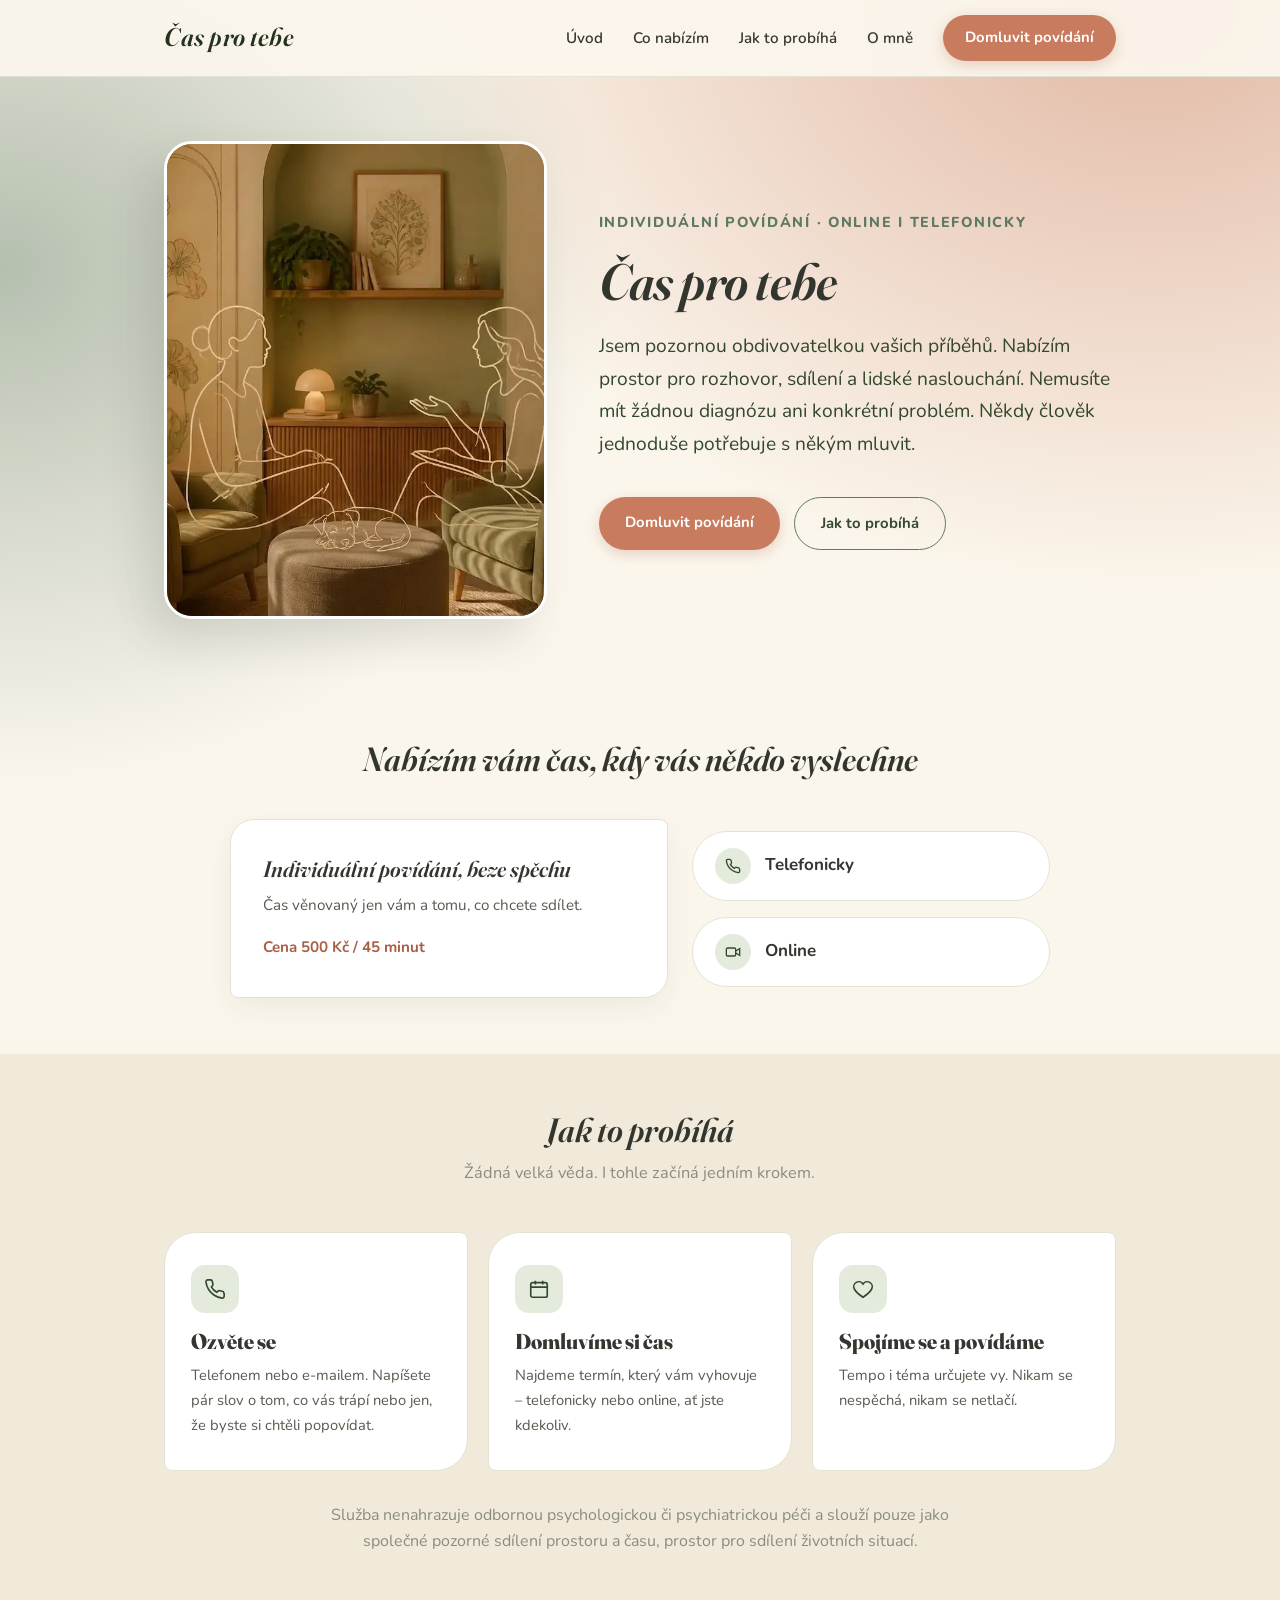
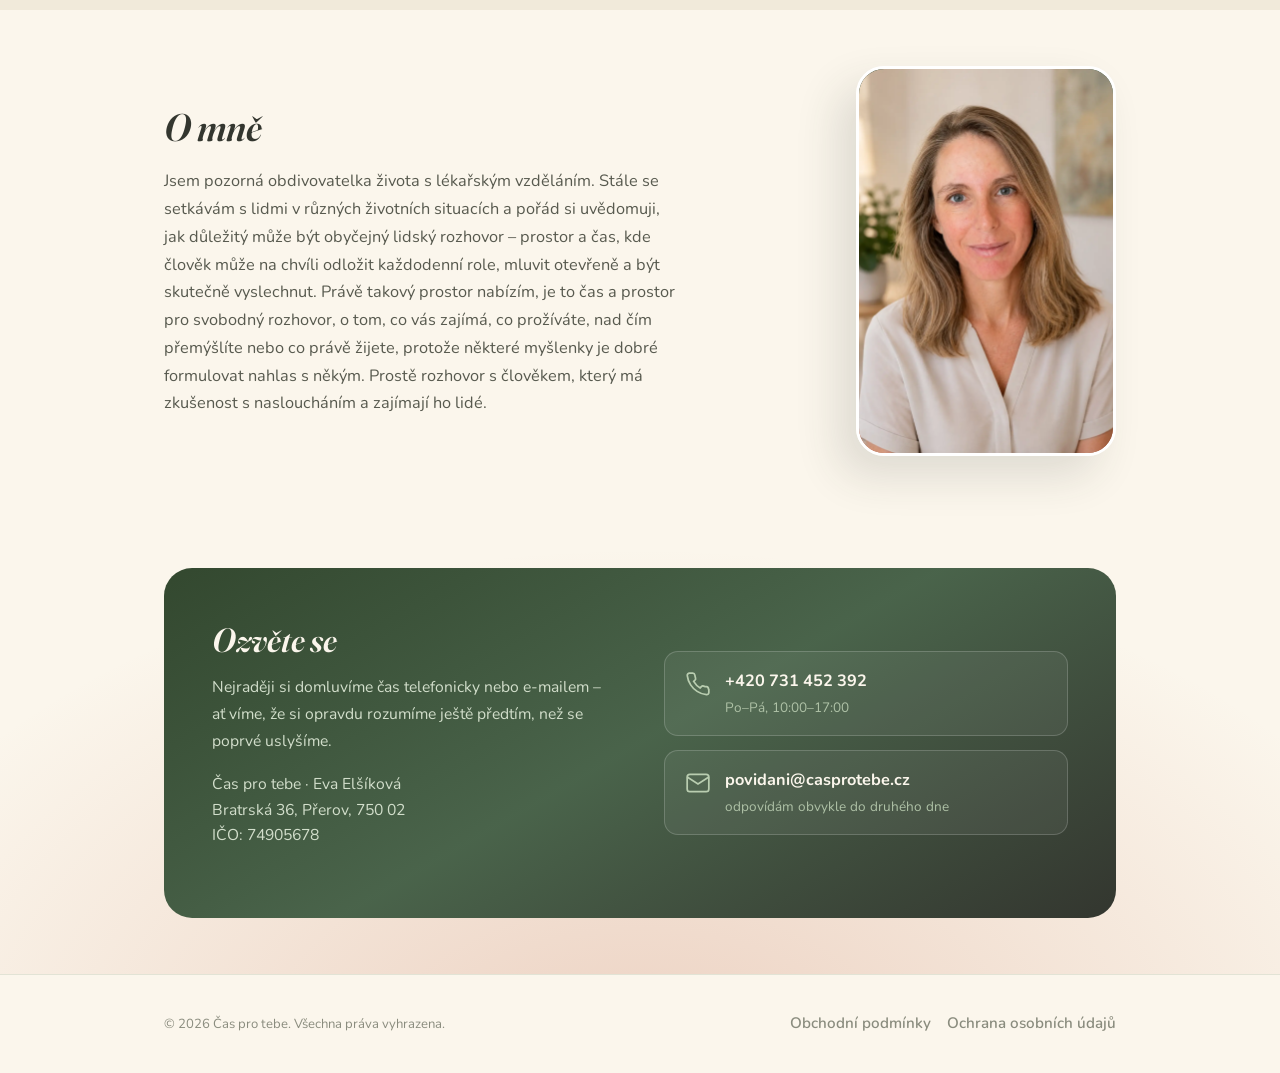
<file: index.html>
<!doctype html>
<html lang="cs">
  <head>
    <meta charset="UTF-8" />
    <meta name="viewport" content="width=device-width, initial-scale=1.0" />
    <title>Čas pro tebe | Individuální povídání online i telefonicky</title>
    <meta
      name="description"
      content="Čas pro tebe – individuální povídání. Online nebo telefonicky. Bez nálepek, bez spěchu. Objednání telefonicky nebo e-mailem."
    />
    <meta name="robots" content="index, follow" />
    <link rel="canonical" href="https://casprotebe.cz/" />

    <meta property="og:type" content="website" />
    <meta
      property="og:title"
      content="Čas pro tebe | Individuální povídání online i telefonicky"
    />
    <meta
      property="og:description"
      content="Prostor jen pro vás. Individuální povídání online nebo telefonicky, bez nálepek a bez spěchu."
    />
    <meta property="og:locale" content="cs_CZ" />
    <meta
      property="og:image"
      content="https://casprotebe.cz/img/og-image.jpg"
    />
    <meta property="og:image:width" content="1200" />
    <meta property="og:image:height" content="630" />
    <meta property="og:url" content="https://casprotebe.cz/" />
    <meta name="twitter:card" content="summary_large_image" />

    <link rel="icon" type="image/svg+xml" href="favicon.svg" />

    <link rel="preconnect" href="https://fonts.googleapis.com" />
    <link rel="preconnect" href="https://fonts.gstatic.com" crossorigin />
    <link
      href="https://fonts.googleapis.com/css2?family=Cormorant+Garamond:ital,wght@0,500;0,600;1,500&family=Nunito:wght@400;500;600;700&display=swap"
      rel="stylesheet"
    />
    <link
      href="https://fonts.googleapis.com/css2?family=Fraunces:ital,wght@0,400;0,600;0,800;1,500;1,600&display=swap"
      rel="stylesheet"
    />
    <link rel="stylesheet" href="styles.css" />

    <script type="application/ld+json">
      {
        "@context": "https://schema.org",
        "@type": "ProfessionalService",
        "name": "Čas pro tebe",
        "description": "Individuální povídání online nebo telefonicky. Prostor pro rozhovor, sdílení a lidské naslouchání.",
        "url": "https://casprotebe.cz/",
        "image": "https://casprotebe.cz/img/og-image.jpg",
        "telephone": "+420731452392",
        "email": "povidani@casprotebe.cz",
        "address": {
          "@type": "PostalAddress",
          "streetAddress": "Bratrská 36",
          "addressLocality": "Přerov",
          "postalCode": "750 02",
          "addressCountry": "CZ"
        },
        "areaServed": "Česká republika",
        "priceRange": "500 Kč / 45 minut"
      }
    </script>
  </head>
  <body>
    <header>
      <div class="wrap nav">
        <a class="logo" href="/">Čas pro tebe</a>

        <button
          class="hamburger"
          id="hamburger"
          aria-label="Otevřít menu"
          aria-expanded="false"
          aria-controls="primary-nav"
        >
          <span></span><span></span><span></span>
        </button>

        <nav id="primary-nav">
          <ul>
            <li><a href="/">Úvod</a></li>
            <li><a href="#nabizim">Co nabízím</a></li>
            <li><a href="#prubeh">Jak to probíhá</a></li>
            <li><a href="#omne">O mně</a></li>
            <li>
              <a class="btn btn-primary" href="#kontakt">Domluvit povídání</a>
            </li>
          </ul>
        </nav>
      </div>
    </header>

    <main>
      <section class="hero">
        <div class="wrap hero-grid">
          <div class="hero-photo">
            <img
              src="img/setkani2.webp"
              width="1367"
              height="768"
              decoding="async"
              alt="Čas pro tebe – místo k povídání"
            />
          </div>
          <div class="hero-content">
            <span class="eyebrow"
              >Individuální povídání · Online i telefonicky</span
            >
            <h1>Čas pro tebe</h1>

            <p class="signature">
              Jsem pozornou obdivovatelkou vašich příběhů. Nabízím prostor pro
              rozhovor, sdílení a lidské naslouchání. Nemusíte mít žádnou
              diagnózu ani konkrétní problém. Někdy člověk jednoduše potřebuje s
              někým mluvit.
            </p>

            <div class="hero-cta">
              <a class="btn btn-primary" href="#kontakt">Domluvit povídání</a>
              <a class="btn btn-ghost" href="#prubeh">Jak to probíhá</a>
            </div>
          </div>
        </div>
      </section>

      <section id="nabizim" aria-labelledby="nabizim-title">
        <div class="wrap reveal">
          <h2 id="nabizim-title" class="label">
            Nabízím vám čas, kdy vás někdo vyslechne
          </h2>

          <div class="offer-grid">
            <div class="offer-card">
              <h3>Individuální povídání, beze spěchu</h3>
              <p>Čas věnovaný jen vám a tomu, co chcete sdílet.</p>

              <p class="price">Cena 500 Kč <em>/ 45 minut</em></p>
            </div>
            <div class="offer-modes">
              <div class="mode-card">
                <span class="mode-icon"
                  ><svg
                    viewBox="0 0 24 24"
                    fill="none"
                    stroke="currentColor"
                    stroke-width="2"
                    aria-hidden="true"
                  >
                    <path
                      d="M22 16.9v3a2 2 0 0 1-2.2 2 19.8 19.8 0 0 1-8.6-3.1 19.5 19.5 0 0 1-6-6A19.8 19.8 0 0 1 2.1 4.2 2 2 0 0 1 4.1 2h3a2 2 0 0 1 2 1.7c.1.9.3 1.8.6 2.7a2 2 0 0 1-.5 2.1L8 9.6a16 16 0 0 0 6 6l1.1-1.2a2 2 0 0 1 2.1-.5c.9.3 1.8.5 2.7.6a2 2 0 0 1 1.7 2z"
                    /></svg
                ></span>
                <span>Telefonicky</span>
              </div>
              <div class="mode-card">
                <span class="mode-icon"
                  ><svg
                    viewBox="0 0 24 24"
                    fill="none"
                    stroke="currentColor"
                    stroke-width="2"
                    aria-hidden="true"
                  >
                    <rect x="2" y="6" width="14" height="12" rx="2" />
                    <path d="M16 10.5 22 7v10l-6-3.5" /></svg
                ></span>
                <span>Online</span>
              </div>
            </div>
          </div>
        </div>
      </section>

      <section id="prubeh" class="steps-bg" aria-labelledby="prubeh-title">
        <div class="wrap reveal">
          <h2 id="prubeh-title" class="label">Jak to probíhá</h2>
          <p class="sub">Žádná velká věda. I tohle začíná jedním krokem.</p>

          <div class="step-cards">
            <div class="step-card">
              <span class="step-icon"
                ><svg
                  viewBox="0 0 24 24"
                  fill="none"
                  stroke="currentColor"
                  stroke-width="1.8"
                  aria-hidden="true"
                >
                  <path
                    d="M22 16.9v3a2 2 0 0 1-2.2 2 19.8 19.8 0 0 1-8.6-3.1 19.5 19.5 0 0 1-6-6A19.8 19.8 0 0 1 2.1 4.2 2 2 0 0 1 4.1 2h3a2 2 0 0 1 2 1.7c.1.9.3 1.8.6 2.7a2 2 0 0 1-.5 2.1L8 9.6a16 16 0 0 0 6 6l1.1-1.2a2 2 0 0 1 2.1-.5c.9.3 1.8.5 2.7.6a2 2 0 0 1 1.7 2z"
                  /></svg
              ></span>
              <h3>Ozvěte se</h3>
              <p>
                Telefonem nebo e-mailem. Napíšete pár slov o tom, co vás trápí
                nebo jen, že byste si chtěli popovídat.
              </p>
            </div>
            <div class="step-card">
              <span class="step-icon"
                ><svg
                  viewBox="0 0 24 24"
                  fill="none"
                  stroke="currentColor"
                  stroke-width="1.8"
                  aria-hidden="true"
                >
                  <rect x="3" y="5" width="18" height="16" rx="2" />
                  <path d="M3 10h18M8 3v4M16 3v4" /></svg
              ></span>
              <h3>Domluvíme si čas</h3>
              <p>
                Najdeme termín, který vám vyhovuje – telefonicky nebo online, ať
                jste kdekoliv.
              </p>
            </div>
            <div class="step-card">
              <span class="step-icon"
                ><svg
                  viewBox="0 0 24 24"
                  fill="none"
                  stroke="currentColor"
                  stroke-width="1.8"
                  aria-hidden="true"
                >
                  <path
                    d="M12 21s-7-4.6-9.5-9A5.5 5.5 0 0 1 12 6.5 5.5 5.5 0 0 1 21.5 12C19 16.4 12 21 12 21z"
                  /></svg
              ></span>
              <h3>Spojíme se a povídáme</h3>
              <p>
                Tempo i téma určujete vy. Nikam se nespěchá, nikam se netlačí.
              </p>
            </div>
          </div>

          <p class="disclaimer">
            Služba nenahrazuje odbornou psychologickou či psychiatrickou péči a
            slouží pouze jako společné pozorné sdílení prostoru a času, prostor
            pro sdílení životních situací.
          </p>
        </div>
      </section>

      <section id="omne" aria-labelledby="omne-title">
        <div class="wrap about-grid reveal">
          <div class="about-text">
            <h2 id="omne-title">O mně</h2>
            <p>
              Jsem pozorná obdivovatelka života s lékařským vzděláním. Stále se
              setkávám s lidmi v různých životních situacích a pořád si
              uvědomuji, jak důležitý může být obyčejný lidský rozhovor –
              prostor a čas, kde člověk může na chvíli odložit každodenní role,
              mluvit otevřeně a být skutečně vyslechnut. Právě takový prostor
              nabízím, je to čas a prostor pro svobodný rozhovor, o tom, co vás
              zajímá, co prožíváte, nad čím přemýšlíte nebo co právě žijete,
              protože některé myšlenky je dobré formulovat nahlas s někým.
              Prostě rozhovor s člověkem, který má zkušenost s nasloucháním a
              zajímají ho lidé.
            </p>
          </div>
          <div class="about-photo">
            <img
              src="img/Eva.webp"
              width="1023"
              height="1537"
              loading="lazy"
              decoding="async"
              alt="Eva – Čas pro tebe"
            />
          </div>
        </div>
      </section>

      <section id="kontakt" aria-labelledby="kontakt-title">
        <div class="wrap reveal">
          <div class="contact">
            <div>
              <h2 id="kontakt-title">Ozvěte se</h2>
              <p>
                Nejraději si domluvíme čas telefonicky nebo e-mailem – ať víme,
                že si opravdu rozumíme ještě předtím, než se poprvé uslyšíme.
              </p>
              <p class="invoice-info">
                Čas pro tebe · Eva Elšíková<br />
                Bratrská 36, Přerov, 750 02<br />
                IČO: 74905678
              </p>
            </div>
            <div class="contact-methods">
              <a class="method" href="tel:+420731452392">
                <svg
                  class="m-icon"
                  width="26"
                  height="26"
                  viewBox="0 0 24 24"
                  fill="none"
                  stroke="currentColor"
                  stroke-width="1.6"
                  aria-hidden="true"
                >
                  <path
                    d="M22 16.9v3a2 2 0 0 1-2.2 2 19.8 19.8 0 0 1-8.6-3.1 19.5 19.5 0 0 1-6-6A19.8 19.8 0 0 1 2.1 4.2 2 2 0 0 1 4.1 2h3a2 2 0 0 1 2 1.7c.1.9.3 1.8.6 2.7a2 2 0 0 1-.5 2.1L8 9.6a16 16 0 0 0 6 6l1.1-1.2a2 2 0 0 1 2.1-.5c.9.3 1.8.5 2.7.6a2 2 0 0 1 1.7 2z"
                  />
                </svg>
                <span
                  ><b>+420 731 452 392</b
                  ><span class="hint">Po–Pá, 10:00–17:00</span></span
                >
              </a>
              <a class="method" href="mailto:povidani@casprotebe.cz">
                <svg
                  class="m-icon"
                  width="26"
                  height="26"
                  viewBox="0 0 24 24"
                  fill="none"
                  stroke="currentColor"
                  stroke-width="1.6"
                  aria-hidden="true"
                >
                  <rect x="2" y="4" width="20" height="16" rx="2.5" />
                  <path d="M2 6.5 12 13 22 6.5" />
                </svg>
                <span
                  ><b>povidani@casprotebe.cz</b
                  ><span class="hint"
                    >odpovídám obvykle do druhého dne</span
                  ></span
                >
              </a>
            </div>
          </div>
        </div>
      </section>
    </main>

    <footer>
      <div class="wrap foot">
        <span id="copyright"
          >© <span id="year"></span> Čas pro tebe. Všechna práva
          vyhrazena.</span
        >
        <nav class="foot-links">
          <a href="obchodni-podminky.html">Obchodní podmínky</a>
          <a href="ochrana-osobnich-udaju.html">Ochrana osobních údajů</a>
        </nav>
      </div>
    </footer>

    <script src="script.js"></script>
  </body>
</html>
</file>
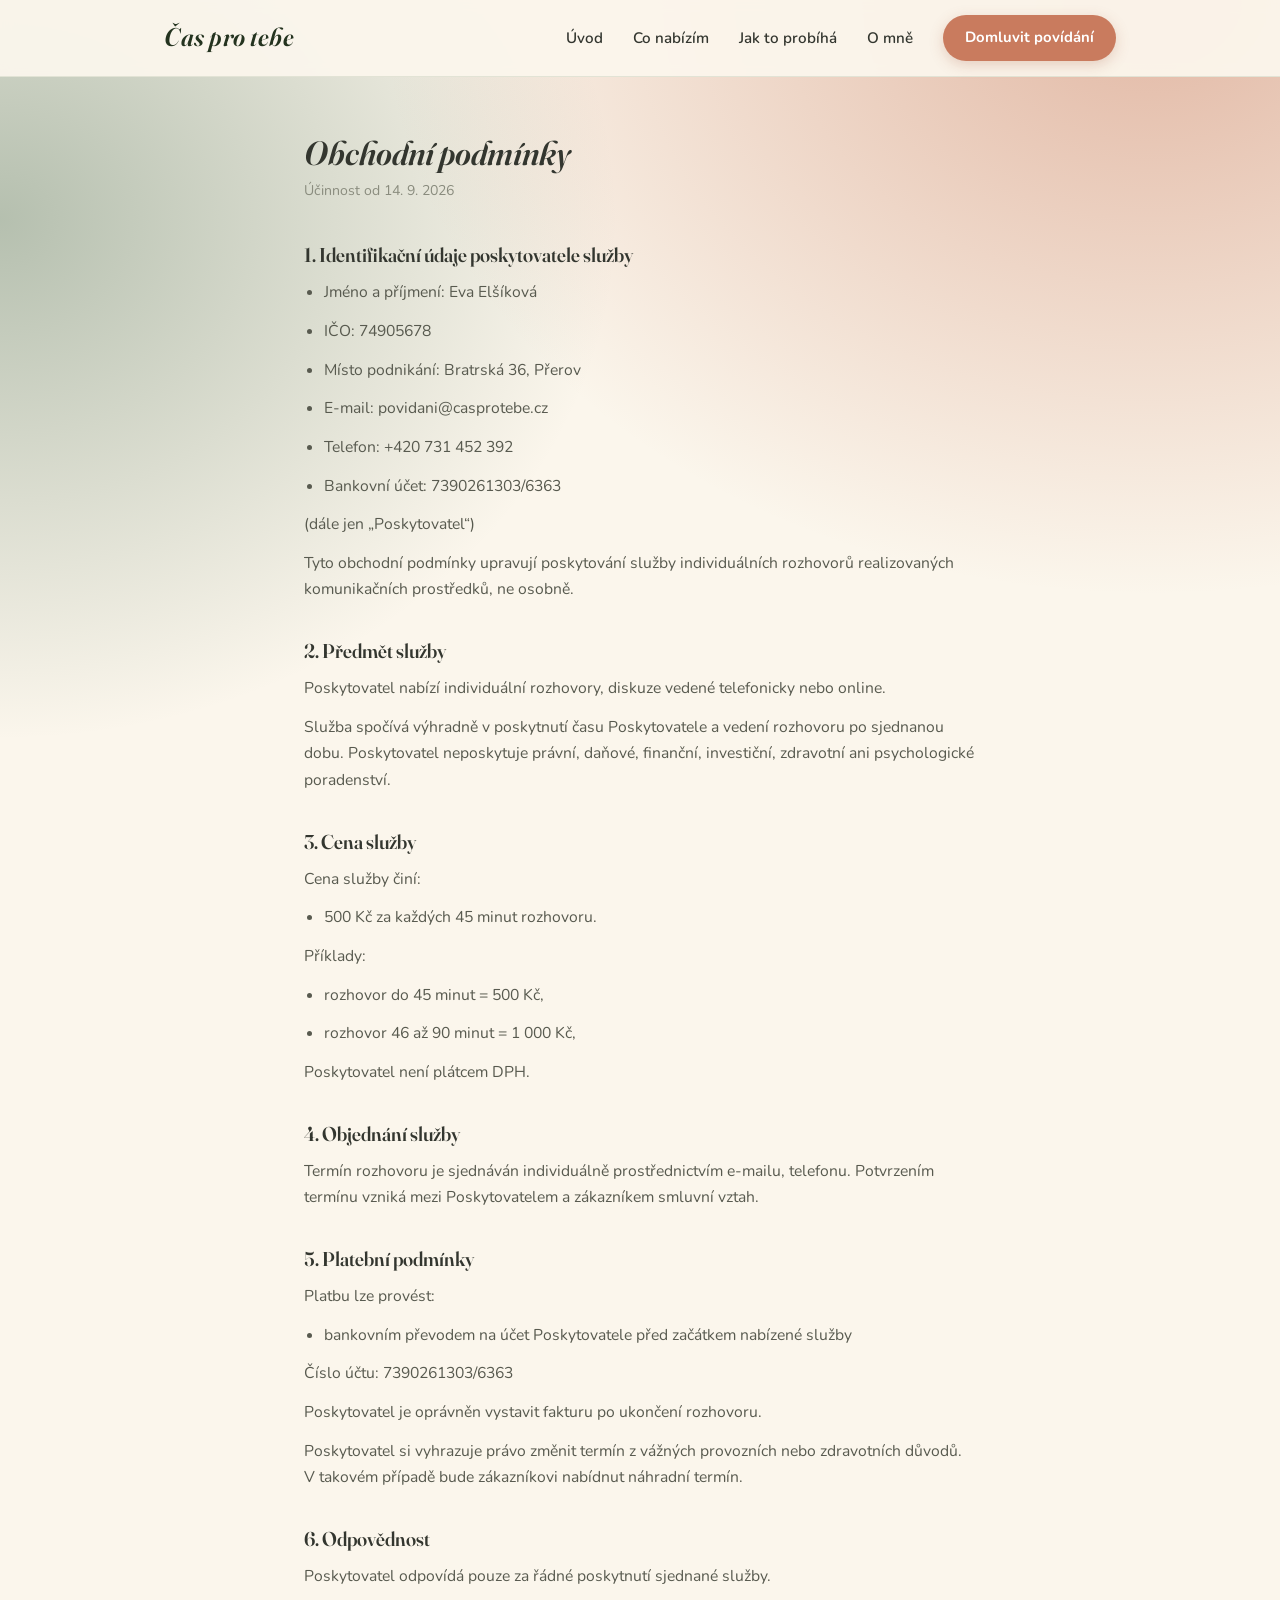
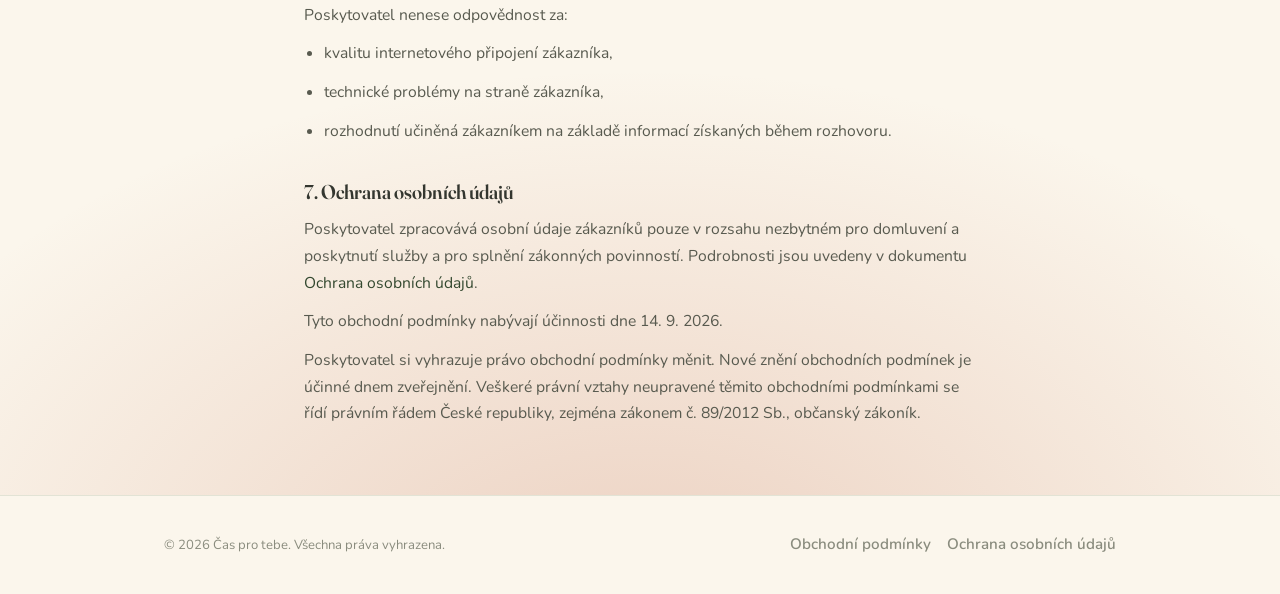
<file: obchodni-podminky.html>
<!doctype html>
<html lang="cs">
  <head>
    <meta charset="UTF-8" />
    <meta name="viewport" content="width=device-width, initial-scale=1.0" />
    <title>Obchodní podmínky | Čas pro tebe</title>
    <meta
      name="description"
      content="Obchodní podmínky poskytování služby individuálních rozhovorů Čas pro tebe."
    />
    <meta name="robots" content="noindex, follow" />
    <link
      rel="canonical"
      href="https://casprotebe.cz/obchodni-podminky.html"
    />

    <link rel="icon" type="image/svg+xml" href="favicon.svg" />

    <link rel="preconnect" href="https://fonts.googleapis.com" />
    <link rel="preconnect" href="https://fonts.gstatic.com" crossorigin />
    <link
      href="https://fonts.googleapis.com/css2?family=Cormorant+Garamond:ital,wght@0,500;0,600;1,500&family=Nunito:wght@400;500;600;700&display=swap"
      rel="stylesheet"
    />
    <link
      href="https://fonts.googleapis.com/css2?family=Fraunces:ital,wght@0,400;0,600;0,800;1,500;1,600&display=swap"
      rel="stylesheet"
    />
    <link rel="stylesheet" href="styles.css" />
  </head>
  <body>
    <header>
      <div class="wrap nav">
        <a class="logo" href="/">Čas pro tebe</a>

        <button
          class="hamburger"
          id="hamburger"
          aria-label="Otevřít menu"
          aria-expanded="false"
          aria-controls="primary-nav"
        >
          <span></span><span></span><span></span>
        </button>

        <nav id="primary-nav">
          <ul>
            <li><a href="/">Úvod</a></li>
            <li><a href="/#nabizim">Co nabízím</a></li>
            <li><a href="/#prubeh">Jak to probíhá</a></li>
            <li><a href="/#omne">O mně</a></li>
            <li>
              <a class="btn btn-primary" href="/#kontakt"
                >Domluvit povídání</a
              >
            </li>
          </ul>
        </nav>
      </div>
    </header>

    <main>
      <section>
        <div class="wrap reveal policy">
          <h1 class="label">Obchodní podmínky</h1>
          <p class="updated">Účinnost od 14. 9. 2026</p>

          <h2>1. Identifikační údaje poskytovatele služby</h2>
          <ul>
            <li>Jméno a příjmení: Eva Elšíková</li>
            <li>IČO: 74905678</li>
            <li>Místo podnikání: Bratrská 36, Přerov</li>
            <li>E-mail: povidani@casprotebe.cz</li>
            <li>Telefon: +420 731 452 392</li>
            <li>Bankovní účet: 7390261303/6363</li>
          </ul>
          <p>(dále jen „Poskytovatel“)</p>
          <p>
            Tyto obchodní podmínky upravují poskytování služby individuálních
            rozhovorů realizovaných komunikačních prostředků, ne osobně.
          </p>

          <h2>2. Předmět služby</h2>
          <p>
            Poskytovatel nabízí individuální rozhovory, diskuze vedené
            telefonicky nebo online.
          </p>
          <p>
            Služba spočívá výhradně v poskytnutí času Poskytovatele a vedení
            rozhovoru po sjednanou dobu. Poskytovatel neposkytuje právní,
            daňové, finanční, investiční, zdravotní ani psychologické
            poradenství.
          </p>

          <h2>3. Cena služby</h2>
          <p>Cena služby činí:</p>
          <ul>
            <li>500 Kč za každých 45 minut rozhovoru.</li>
          </ul>
          <p>Příklady:</p>
          <ul>
            <li>rozhovor do 45 minut = 500 Kč,</li>
            <li>rozhovor 46 až 90 minut = 1 000 Kč,</li>
          </ul>
          <p>Poskytovatel není plátcem DPH.</p>

          <h2>4. Objednání služby</h2>
          <p>
            Termín rozhovoru je sjednáván individuálně prostřednictvím
            e-mailu, telefonu. Potvrzením termínu vzniká mezi Poskytovatelem
            a zákazníkem smluvní vztah.
          </p>

          <h2>5. Platební podmínky</h2>
          <p>Platbu lze provést:</p>
          <ul>
            <li>
              bankovním převodem na účet Poskytovatele před začátkem
              nabízené služby
            </li>
          </ul>
          <p>Číslo účtu: 7390261303/6363</p>
          <p>
            Poskytovatel je oprávněn vystavit fakturu po ukončení rozhovoru.
          </p>
          <p>
            Poskytovatel si vyhrazuje právo změnit termín z vážných
            provozních nebo zdravotních důvodů. V takovém případě bude
            zákazníkovi nabídnut náhradní termín.
          </p>

          <h2>6. Odpovědnost</h2>
          <p>
            Poskytovatel odpovídá pouze za řádné poskytnutí sjednané služby.
          </p>
          <p>Poskytovatel nenese odpovědnost za:</p>
          <ul>
            <li>kvalitu internetového připojení zákazníka,</li>
            <li>technické problémy na straně zákazníka,</li>
            <li>
              rozhodnutí učiněná zákazníkem na základě informací získaných
              během rozhovoru.
            </li>
          </ul>

          <h2>7. Ochrana osobních údajů</h2>
          <p>
            Poskytovatel zpracovává osobní údaje zákazníků pouze v rozsahu
            nezbytném pro domluvení a poskytnutí služby a pro splnění
            zákonných povinností. Podrobnosti jsou uvedeny v dokumentu
            <a href="ochrana-osobnich-udaju.html">Ochrana osobních údajů</a>.
          </p>

          <p>
            Tyto obchodní podmínky nabývají účinnosti dne 14. 9. 2026.
          </p>
          <p>
            Poskytovatel si vyhrazuje právo obchodní podmínky měnit. Nové
            znění obchodních podmínek je účinné dnem zveřejnění. Veškeré
            právní vztahy neupravené těmito obchodními podmínkami se řídí
            právním řádem České republiky, zejména zákonem č. 89/2012 Sb.,
            občanský zákoník.
          </p>
        </div>
      </section>
    </main>

    <footer>
      <div class="wrap foot">
        <span id="copyright"
          >© <span id="year"></span> Čas pro tebe. Všechna práva
          vyhrazena.</span
        >
        <nav class="foot-links">
          <a href="obchodni-podminky.html">Obchodní podmínky</a>
          <a href="ochrana-osobnich-udaju.html">Ochrana osobních údajů</a>
        </nav>
      </div>
    </footer>

    <script src="script.js"></script>
  </body>
</html>
</file>
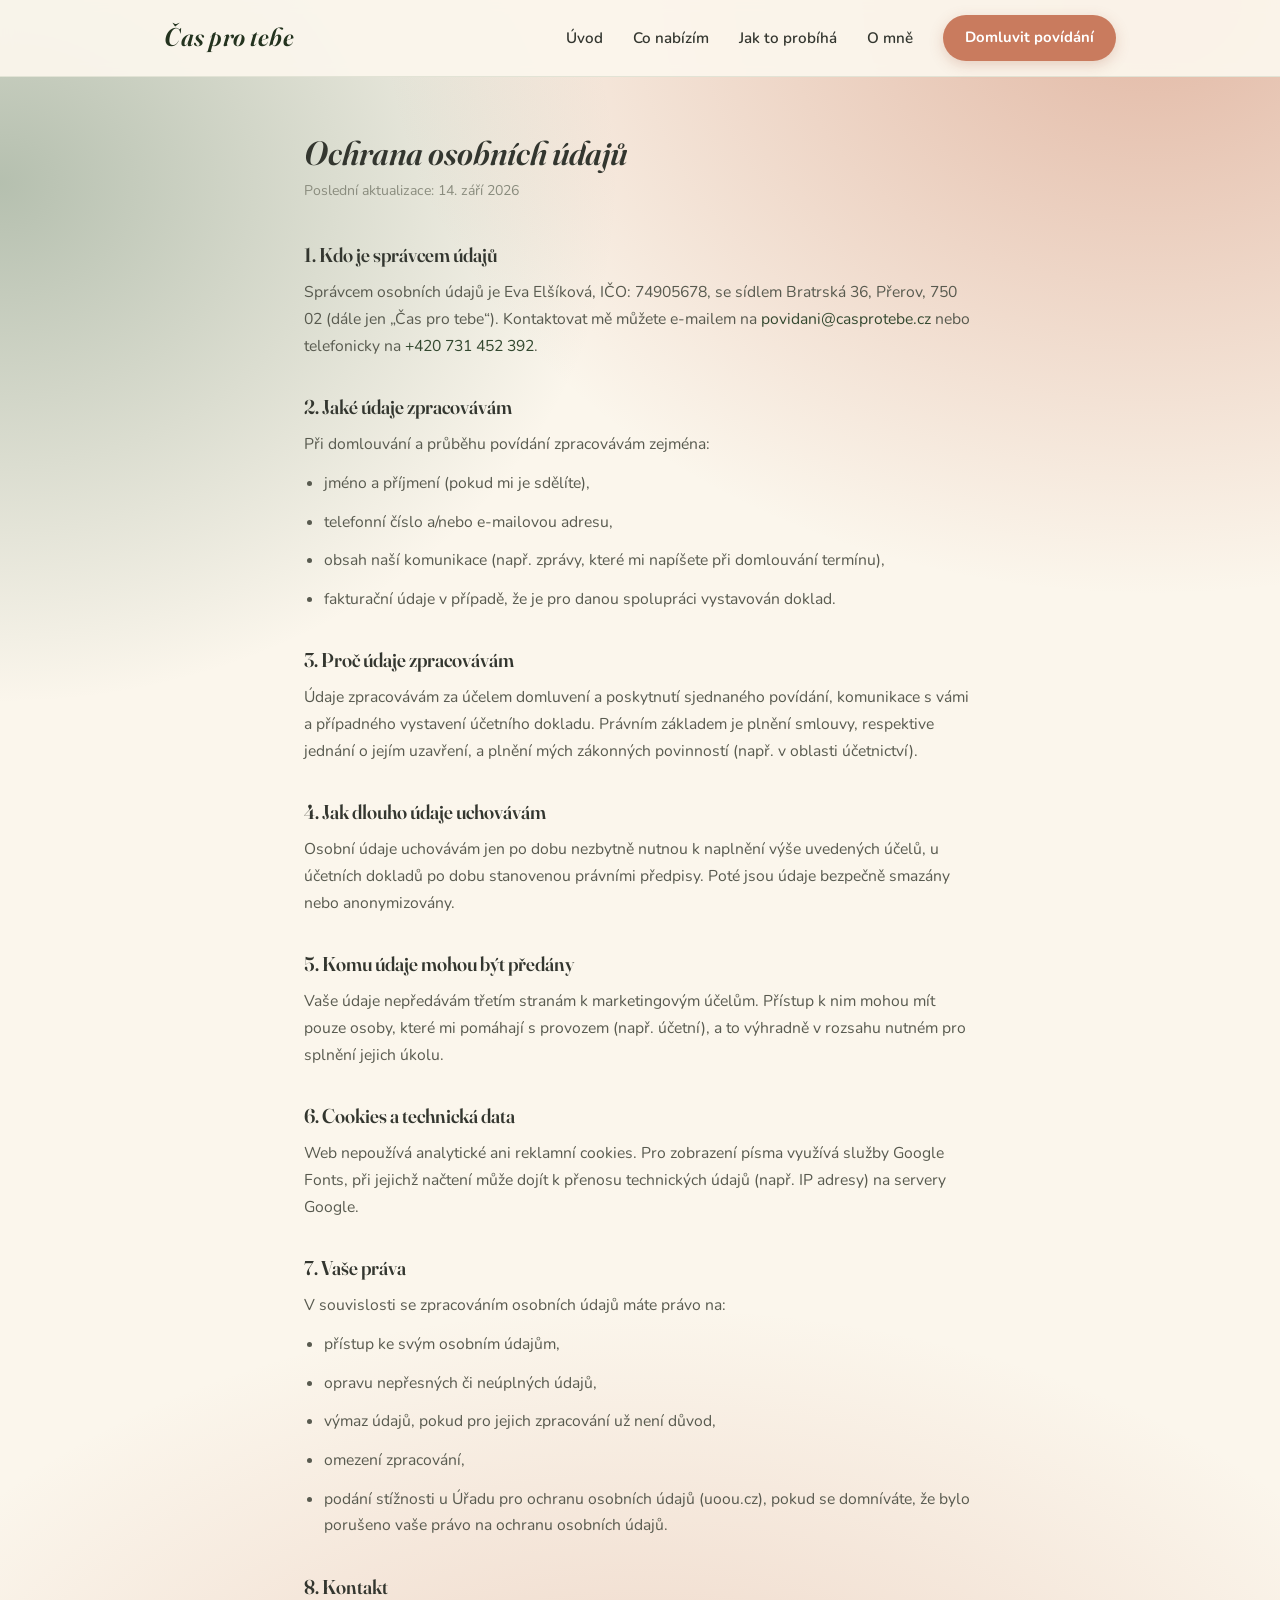
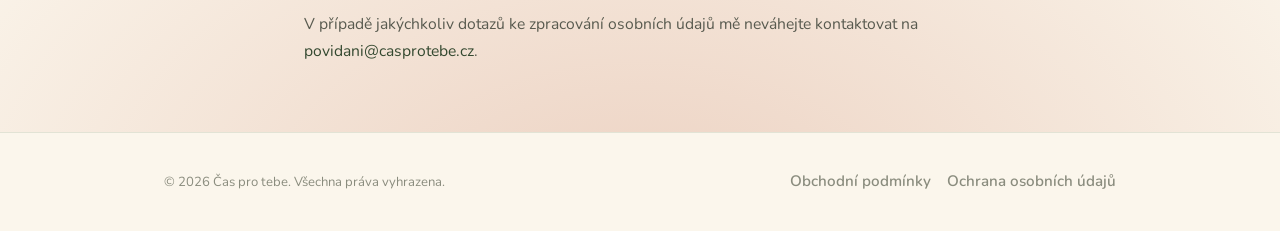
<file: ochrana-osobnich-udaju.html>
<!doctype html>
<html lang="cs">
  <head>
    <meta charset="UTF-8" />
    <meta name="viewport" content="width=device-width, initial-scale=1.0" />
    <title>Ochrana osobních údajů | Čas pro tebe</title>
    <meta
      name="description"
      content="Zásady ochrany osobních údajů webu Čas pro tebe – jaké údaje zpracovávám, proč a jaká máte práva."
    />
    <meta name="robots" content="noindex, follow" />
    <link
      rel="canonical"
      href="https://casprotebe.cz/ochrana-osobnich-udaju.html"
    />

    <link rel="icon" type="image/svg+xml" href="favicon.svg" />

    <link rel="preconnect" href="https://fonts.googleapis.com" />
    <link rel="preconnect" href="https://fonts.gstatic.com" crossorigin />
    <link
      href="https://fonts.googleapis.com/css2?family=Cormorant+Garamond:ital,wght@0,500;0,600;1,500&family=Nunito:wght@400;500;600;700&display=swap"
      rel="stylesheet"
    />
    <link
      href="https://fonts.googleapis.com/css2?family=Fraunces:ital,wght@0,400;0,600;0,800;1,500;1,600&display=swap"
      rel="stylesheet"
    />
    <link rel="stylesheet" href="styles.css" />
  </head>
  <body>
    <header>
      <div class="wrap nav">
        <a class="logo" href="/">Čas pro tebe</a>

        <button
          class="hamburger"
          id="hamburger"
          aria-label="Otevřít menu"
          aria-expanded="false"
          aria-controls="primary-nav"
        >
          <span></span><span></span><span></span>
        </button>

        <nav id="primary-nav">
          <ul>
            <li><a href="/">Úvod</a></li>
            <li><a href="/#nabizim">Co nabízím</a></li>
            <li><a href="/#prubeh">Jak to probíhá</a></li>
            <li><a href="/#omne">O mně</a></li>
            <li>
              <a class="btn btn-primary" href="/#kontakt"
                >Domluvit povídání</a
              >
            </li>
          </ul>
        </nav>
      </div>
    </header>

    <main>
      <section>
        <div class="wrap reveal policy">
          <h1 class="label">Ochrana osobních údajů</h1>
          <p class="updated">Poslední aktualizace: 14. září 2026</p>

          <h2>1. Kdo je správcem údajů</h2>
          <p>
            Správcem osobních údajů je Eva Elšíková, IČO: 74905678, se
            sídlem Bratrská 36, Přerov, 750 02 (dále jen
            „Čas pro tebe“). Kontaktovat mě můžete e-mailem na
            <a href="mailto:povidani@casprotebe.cz">povidani@casprotebe.cz</a> nebo
            telefonicky na
            <a href="tel:+420731452392">+420 731 452 392</a>.
          </p>

          <h2>2. Jaké údaje zpracovávám</h2>
          <p>Při domlouvání a průběhu povídání zpracovávám zejména:</p>
          <ul>
            <li>jméno a příjmení (pokud mi je sdělíte),</li>
            <li>telefonní číslo a/nebo e-mailovou adresu,</li>
            <li>
              obsah naší komunikace (např. zprávy, které mi napíšete při
              domlouvání termínu),
            </li>
            <li>
              fakturační údaje v případě, že je pro danou spolupráci
              vystavován doklad.
            </li>
          </ul>

          <h2>3. Proč údaje zpracovávám</h2>
          <p>
            Údaje zpracovávám za účelem domluvení a poskytnutí sjednaného
            povídání, komunikace s vámi a případného vystavení účetního
            dokladu. Právním základem je plnění smlouvy, respektive jednání
            o jejím uzavření, a plnění mých zákonných povinností (např. v
            oblasti účetnictví).
          </p>

          <h2>4. Jak dlouho údaje uchovávám</h2>
          <p>
            Osobní údaje uchovávám jen po dobu nezbytně nutnou k naplnění
            výše uvedených účelů, u účetních dokladů po dobu stanovenou
            právními předpisy. Poté jsou údaje bezpečně smazány nebo
            anonymizovány.
          </p>

          <h2>5. Komu údaje mohou být předány</h2>
          <p>
            Vaše údaje nepředávám třetím stranám k marketingovým účelům.
            Přístup k nim mohou mít pouze osoby, které mi pomáhají s
            provozem (např. účetní), a to výhradně v rozsahu nutném pro
            splnění jejich úkolu.
          </p>

          <h2>6. Cookies a technická data</h2>
          <p>
            Web nepoužívá analytické ani reklamní cookies. Pro zobrazení
            písma využívá služby Google Fonts, při jejichž načtení může
            dojít k přenosu technických údajů (např. IP adresy) na servery
            Google.
          </p>

          <h2>7. Vaše práva</h2>
          <p>V souvislosti se zpracováním osobních údajů máte právo na:</p>
          <ul>
            <li>přístup ke svým osobním údajům,</li>
            <li>opravu nepřesných či neúplných údajů,</li>
            <li>výmaz údajů, pokud pro jejich zpracování už není důvod,</li>
            <li>omezení zpracování,</li>
            <li>
              podání stížnosti u Úřadu pro ochranu osobních údajů
              (uoou.cz), pokud se domníváte, že bylo porušeno vaše právo na
              ochranu osobních údajů.
            </li>
          </ul>

          <h2>8. Kontakt</h2>
          <p>
            V případě jakýchkoliv dotazů ke zpracování osobních údajů mě
            neváhejte kontaktovat na
            <a href="mailto:povidani@casprotebe.cz">povidani@casprotebe.cz</a>.
          </p>
        </div>
      </section>
    </main>

    <footer>
      <div class="wrap foot">
        <span id="copyright"
          >© <span id="year"></span> Čas pro tebe. Všechna práva
          vyhrazena.</span
        >
        <nav class="foot-links">
          <a href="obchodni-podminky.html">Obchodní podmínky</a>
          <a href="ochrana-osobnich-udaju.html">Ochrana osobních údajů</a>
        </nav>
      </div>
    </footer>

    <script src="script.js"></script>
  </body>
</html>
</file>
<file: styles.css>
:root {
  --cream: #fbf6ec;
  --cream-deep: #f1eada;
  --ink: #33362f;
  --text: #585a4f;
  --muted: #8a8c7e;
  --sage: #5c7a61;
  --sage-deep: #33482f;
  --sage-pale: #e4ebdd;
  --rose: #c97b5e;
  --rose-deep: #a85f45;
  --rose-pale: #f3d9cc;
  --line: #e2e3d5;
  --radius: 20px;
}

* {
  margin: 0;
  padding: 0;
  box-sizing: border-box;
}
html {
  scroll-behavior: smooth;
  overflow-x: hidden;
}
body {
  font-family: "Nunito", sans-serif;
  color: var(--text);
  line-height: 1.7;
  font-size: 17px;
  background:
    radial-gradient(
      ellipse 1100px 850px at 90% 0%,
      rgba(201, 123, 94, 0.5),
      transparent 70%
    ),
    radial-gradient(
      ellipse 950px 800px at 0% 10%,
      rgba(92, 122, 97, 0.44),
      transparent 65%
    ),
    radial-gradient(
      ellipse 1200px 750px at 50% 100%,
      rgba(201, 123, 94, 0.3),
      transparent 70%
    ),
    var(--cream);
  overflow-x: hidden;
}
h1,
h2,
h3 {
  font-family: "Fraunces", serif;
  font-weight: 600;
  font-variation-settings: "opsz" 100;
  color: var(--ink);
  line-height: 1.2;
}
a {
  text-decoration: none;
  color: var(--sage-deep);
}
.wrap {
  max-width: 1000px;
  margin: 0 auto;
  padding: 0 24px;
}

/* ── Header / navigace ── */
header {
  position: sticky;
  top: 0;
  z-index: 20;
  background: rgba(251, 246, 236, 0.94);
  backdrop-filter: blur(6px);
  border-bottom: 1px solid var(--line);
}
.nav {
  display: flex;
  align-items: center;
  justify-content: space-between;
  height: 76px;
  position: relative;
}
.logo {
  font-family: "Fraunces", serif;
  font-size: 1.6rem;
  font-weight: 600;
  font-style: italic;
  font-variation-settings: "opsz" 100;
  color: #24331f;
  letter-spacing: 0.02em;
}

nav ul {
  display: flex;
  gap: 30px;
  list-style: none;
  align-items: center;
}
nav a {
  color: var(--ink);
  font-weight: 600;
  font-size: 0.95rem;
  position: relative;
  transition: color 0.2s;
}
nav a:not(.btn)::after {
  content: "";
  position: absolute;
  left: 0;
  bottom: -4px;
  width: 0;
  height: 1.5px;
  background: var(--sage);
  transition: width 0.25s ease;
}
nav a:not(.btn):hover::after {
  width: 100%;
}
nav a:hover {
  color: var(--sage-deep);
}

.btn {
  display: inline-block;
  padding: 13px 26px;
  border-radius: 999px;
  font-weight: 700;
  font-size: 0.93rem;
  transition: all 0.25s cubic-bezier(0.4, 0, 0.2, 1);
  border: none;
  cursor: pointer;
}
.btn-primary {
  background: var(--rose);
  color: #fff;
  box-shadow: 0 4px 14px rgba(169, 95, 69, 0.25);
}
@media (hover: hover) {
  .btn-primary:hover {
    background: var(--rose-deep);
    transform: translateY(-2px);
    box-shadow: 0 10px 22px rgba(169, 95, 69, 0.32);
  }
}
.btn-ghost {
  border: 1.5px solid var(--sage);
  color: var(--sage-deep);
  background: transparent;
}
@media (hover: hover) {
  .btn-ghost:hover {
    background: var(--sage-pale);
    transform: translateY(-2px);
  }
}
.nav .btn {
  padding: 10px 22px;
}

/* Hamburger tlačítko (jen mobil) */
.hamburger {
  display: none;
  flex-direction: column;
  justify-content: center;
  align-items: center;
  gap: 5px;
  width: 32px;
  height: 32px;
  margin-right: -4px;
  background: none;
  border: none;
  cursor: pointer;
  padding: 0;
}
.hamburger span {
  display: block;
  width: 24px;
  height: 2px;
  background: var(--sage-deep);
  transition:
    transform 0.25s ease,
    opacity 0.25s ease;
}
.hamburger[aria-expanded="true"] span:nth-child(1) {
  transform: translateY(7px) rotate(45deg);
}
.hamburger[aria-expanded="true"] span:nth-child(2) {
  opacity: 0;
}
.hamburger[aria-expanded="true"] span:nth-child(3) {
  transform: translateY(-7px) rotate(-45deg);
}

/* ── Hero ── */
.hero {
  padding: 64px 0;
  animation: fadeUp 0.9s ease both;
}
.hero-grid {
  display: grid;
  grid-template-columns: 0.85fr 1.15fr;
  gap: 52px;
  align-items: center;
}
.hero-photo {
  aspect-ratio: 4/5;
  background: linear-gradient(
    160deg,
    var(--rose-deep) 0%,
    var(--rose) 35%,
    var(--sage) 65%,
    var(--sage-deep) 100%
  );
  border-radius: 28px;
  border: 3px solid #fff;
  box-shadow: -18px 20px 44px rgba(51, 54, 47, 0.14);
  overflow: hidden;
}
.hero-photo img {
  display: block;
  width: 100%;
  height: 100%;
  object-fit: cover;
  border-radius: 22px;
}
.hero-content {
  text-align: left;
}
.eyebrow {
  display: block;
  font-size: 0.9rem;
  font-weight: 800;
  letter-spacing: 0.12em;
  color: var(--sage);
  margin-bottom: 16px;
  text-transform: uppercase;
}
.hero h1 {
  font-size: clamp(2.2rem, 4.6vw, 3.2rem);
  margin: 0 0 18px;
  font-style: italic;
  letter-spacing: -0.01em;
}
.hero .signature {
  font-family: "Nunito", sans-serif;
  font-style: normal;
  font-size: 1.2rem;
  color: var(--sage-deep);
  margin: 0 0 36px;
}
.hero p.lead {
  font-size: 1.05rem;
  max-width: 32em;
  margin: 0 0 30px;
  color: var(--text);
}
.hero-cta {
  display: flex;
  gap: 14px;
  flex-wrap: wrap;
}

@keyframes fadeUp {
  from {
    opacity: 0;
    transform: translateY(16px);
  }
  to {
    opacity: 1;
    transform: translateY(0);
  }
}

/* ── Sekce obecně ── */
section {
  padding: 56px 0;
}
.label {
  font-family: "Fraunces", serif;
  font-style: italic;
  font-size: 2.1rem;
  color: var(--ink);
  margin-bottom: 10px;
  text-align: center;
  font-weight: 600;
}
#nabizim-title {
  margin-bottom: 40px;
}
.sub {
  text-align: center;
  color: var(--muted);
  max-width: 36em;
  margin: 0 auto 44px;
  font-size: 1.02rem;
}

/* ── Nabídka ── */
.offer-grid {
  display: grid;
  grid-template-columns: 1.1fr 0.9fr;
  gap: 24px;
  align-items: stretch;
  max-width: 820px;
  margin: 0 auto;
}
.offer-card {
  background: #fff;
  border-radius: 24px 8px 24px 8px;
  border: 1px solid var(--line);
  padding: 36px 32px;
  box-shadow: 0 10px 28px rgba(51, 54, 47, 0.06);
}
.offer-icon {
  display: flex;
  align-items: center;
  justify-content: center;
  width: 44px;
  height: 44px;
  border-radius: 50%;
  background: var(--sage-pale);
  color: var(--sage-deep);
  margin-bottom: 18px;
}
.offer-icon svg {
  width: 20px;
  height: 20px;
}
.offer-card h3 {
  font-family: "Fraunces", serif;
  font-style: italic;
  font-size: 1.4rem;
  margin-bottom: 10px;
  color: var(--ink);
}
.offer-card p {
  font-size: 0.95rem;
  color: var(--text);
  margin-bottom: 0;
}
.offer-card .price {
  margin-top: 16px;
  font-weight: 700;
  color: var(--rose-deep);
  font-size: 0.95rem;
}
.offer-card .price em {
  font-style: normal;
}
.offer-modes {
  display: flex;
  flex-direction: column;
  gap: 16px;
  justify-content: center;
}
.mode-card {
  display: flex;
  align-items: center;
  gap: 14px;
  background: #fff;
  border: 1px solid var(--line);
  border-radius: 999px;
  padding: 16px 22px;
  font-weight: 700;
  color: var(--ink);
  transition:
    transform 0.2s ease,
    border-color 0.2s ease;
}
@media (hover: hover) {
  .mode-card:hover {
    transform: translateX(4px);
    border-color: var(--sage);
  }
}
.mode-icon {
  width: 36px;
  height: 36px;
  border-radius: 50%;
  background: var(--sage-pale);
  display: flex;
  align-items: center;
  justify-content: center;
  flex-shrink: 0;
  color: var(--sage-deep);
}
.mode-icon svg {
  width: 16px;
  height: 16px;
}

/* ── Jak to probíhá / karty ── */
.steps-bg {
  background: var(--cream-deep);
}
.step-cards {
  display: grid;
  grid-template-columns: repeat(3, 1fr);
  gap: 20px;
}
.step-card {
  background: #fff;
  border: 1px solid var(--line);
  border-radius: 32px 8px 32px 8px;
  padding: 32px 26px;
  transition:
    transform 0.25s ease,
    box-shadow 0.25s ease;
}
@media (hover: hover) {
  .step-card:hover {
    transform: translateY(-4px);
    box-shadow: 0 16px 32px rgba(51, 54, 47, 0.08);
  }
}
.step-icon {
  display: flex;
  align-items: center;
  justify-content: center;
  width: 48px;
  height: 48px;
  border-radius: 14px;
  background: var(--sage-pale);
  color: var(--sage-deep);
  margin-bottom: 16px;
}
.step-icon svg {
  width: 22px;
  height: 22px;
}
.step-card h3 {
  font-size: 1.35rem;
  font-weight: 800;
  margin-bottom: 8px;
}
.step-card p {
  font-size: 0.92rem;
  color: var(--text);
}
.disclaimer {
  text-align: center;
  max-width: 42em;
  margin: 32px auto 0;
  font-size: 1rem;
  color: var(--muted);
  line-height: 1.6;
}

/* ── O mně ── */
.about-grid {
  display: grid;
  grid-template-columns: 1.15fr 0.85fr;
  gap: 52px;
  align-items: center;
}
.about-text {
  text-align: left;
}
.about-text h2 {
  font-size: clamp(1.8rem, 3.4vw, 2.4rem);
  font-style: italic;
  margin-bottom: 18px;
}
.about-text p {
  font-size: 1.02rem;
  color: var(--text);
}
.about-photo {
  aspect-ratio: 2/3;
  max-width: 260px;
  margin-left: auto;
  background: linear-gradient(
    160deg,
    var(--sage-deep) 0%,
    var(--sage) 35%,
    var(--rose) 65%,
    var(--rose-deep) 100%
  );
  border-radius: 28px;
  border: 3px solid #fff;
  box-shadow: -18px 20px 44px rgba(51, 54, 47, 0.14);
  overflow: hidden;
}
.about-photo img {
  display: block;
  width: 100%;
  height: 100%;
  object-fit: cover;
  border-radius: 22px;
}

/* ── Kontakt ── */
.contact {
  background: linear-gradient(
    150deg,
    var(--sage-deep) 0%,
    color-mix(in srgb, var(--sage-deep) 45%, var(--sage)) 50%,
    var(--ink) 100%
  );
  border-radius: 28px;
  color: var(--cream);
  padding: 52px 48px;
  display: flex;
  flex-wrap: wrap;
  gap: 48px;
  align-items: center;
}
.contact > div {
  flex: 1 1 300px;
  min-width: 0;
}
.contact h2 {
  color: var(--cream);
  font-size: clamp(1.6rem, 3vw, 2.1rem);
  margin-bottom: 14px;
  font-style: italic;
}
.contact p {
  color: #d2decb;
  font-size: 0.98rem;
  margin-bottom: 18px;
}
.contact-methods {
  display: flex;
  flex-direction: column;
  gap: 14px;
  min-width: 0;
}
.method {
  display: flex;
  align-items: flex-start;
  gap: 14px;
  background: rgba(255, 255, 255, 0.06);
  border: 1px solid rgba(255, 255, 255, 0.18);
  border-radius: 14px;
  padding: 16px 20px;
  min-width: 0;
  transition:
    transform 0.25s ease,
    border-color 0.25s ease;
}
@media (hover: hover) {
  .method:hover {
    transform: translateX(4px);
    border-color: rgba(255, 255, 255, 0.4);
  }
}
.method .m-icon {
  color: #b9cdb0;
  flex-shrink: 0;
  margin-top: 3px;
}
.method > span {
  min-width: 0;
}
.method b {
  display: block;
  color: var(--cream);
  font-size: 1.02rem;
  overflow-wrap: anywhere;
}
.method .hint {
  display: block;
  font-size: 0.85rem;
  color: #aec1a6;
  overflow-wrap: anywhere;
}
.invoice-info {
  font-size: 0.82rem;
  color: #a6ba9e;
  margin-top: 18px;
  line-height: 1.6;
}

/* ── Ochrana osobních údajů ── */
.policy {
  max-width: 720px;
}
.policy h1 {
  text-align: left;
  margin-bottom: 6px;
}
.policy .updated {
  color: var(--muted);
  font-size: 0.88rem;
  margin-bottom: 40px;
}
.policy h2 {
  font-size: 1.25rem;
  margin: 36px 0 12px;
}
.policy h2:first-of-type {
  margin-top: 0;
}
.policy p,
.policy li {
  color: var(--text);
  font-size: 0.98rem;
  margin-bottom: 12px;
  overflow-wrap: anywhere;
}
.policy ul {
  padding-left: 20px;
  margin-bottom: 12px;
}

/* ── Footer ── */
footer {
  border-top: 1px solid var(--line);
  padding: 36px 0;
  background: var(--cream);
}
.foot {
  display: flex;
  justify-content: space-between;
  align-items: center;
  gap: 16px;
  flex-wrap: wrap;
  font-size: 0.82rem;
  color: var(--muted);
}
.foot-links {
  display: flex;
  gap: 16px;
  flex-wrap: wrap;
}
.foot a {
  color: var(--muted);
  transition: color 0.2s ease;
}
.foot a:hover {
  color: var(--sage-deep);
}

/* ── Scroll reveal animace ── */
.reveal {
  opacity: 0;
  transform: translateY(24px);
  transition:
    opacity 0.7s ease,
    transform 0.7s ease;
}
.reveal.is-visible {
  opacity: 1;
  transform: translateY(0);
}

/* ── Responzivita ── */
@media (max-width: 840px) {
  .hero {
    padding: 44px 0;
  }
  section {
    padding: 40px 0;
  }
  footer {
    padding: 28px 0;
  }

  .hamburger {
    display: flex;
    order: 1;
  }

  nav {
    position: static;
  }
  nav ul {
    display: none;
    position: absolute;
    top: 76px;
    left: 0;
    right: 0;
    flex-direction: column;
    align-items: stretch;
    gap: 0;
    background: var(--cream);
    border-bottom: 1px solid var(--line);
    box-shadow: 0 12px 24px rgba(51, 54, 47, 0.08);
    padding: 8px 24px 20px;
  }
  nav ul.is-open {
    display: flex;
  }
  nav ul li {
    width: 100%;
  }
  nav ul li a {
    display: block;
    padding: 14px 0;
    border-bottom: 1px solid var(--line);
  }
  nav ul li:last-child a {
    border-bottom: none;
    margin-top: 8px;
    text-align: center;
  }

  .contact {
    padding: 36px 26px;
    gap: 24px;
  }

  .contact h2,
  .contact p,
  .invoice-info {
    text-align: center;
  }

  .method {
    padding: 16px 10px;
  }

  .about-grid {
    grid-template-columns: 1fr;
    gap: 24px;
    text-align: center;
  }
  .about-text {
    text-align: center;
  }
  .about-photo {
    max-width: 50%;
    margin: 0 auto;
  }

  .hero-grid {
    grid-template-columns: 1fr;
    gap: 14px;
    text-align: center;
  }
  .hero-content {
    display: contents;
    text-align: center;
  }
  .eyebrow {
    order: 1;
    margin-bottom: 0;
  }
  .hero h1 {
    order: 2;
    margin: 0;
  }
  .hero-photo {
    order: 3;
    max-width: 75%;
    margin: 0 auto;
  }
  .hero .signature {
    order: 4;
    margin: 0;
  }
  .hero p.lead {
    order: 5;
    margin: 0 auto;
  }
  .hero-cta {
    order: 6;
    justify-content: center;
  }

  .offer-grid {
    grid-template-columns: 1fr;
  }
  .step-cards {
    grid-template-columns: 1fr;
  }

  .foot {
    flex-direction: column;
    justify-content: center;
    text-align: center;
    gap: 10px;
  }
  .foot-links {
    flex-direction: column;
    align-items: center;
    gap: 6px;
    order: 1;
  }
  .foot #copyright {
    order: 2;
  }
}

@media (max-width: 420px) {
  .contact {
    padding: 28px 18px;
  }
  .method {
    padding: 14px 12px;
  }
}
</file>
